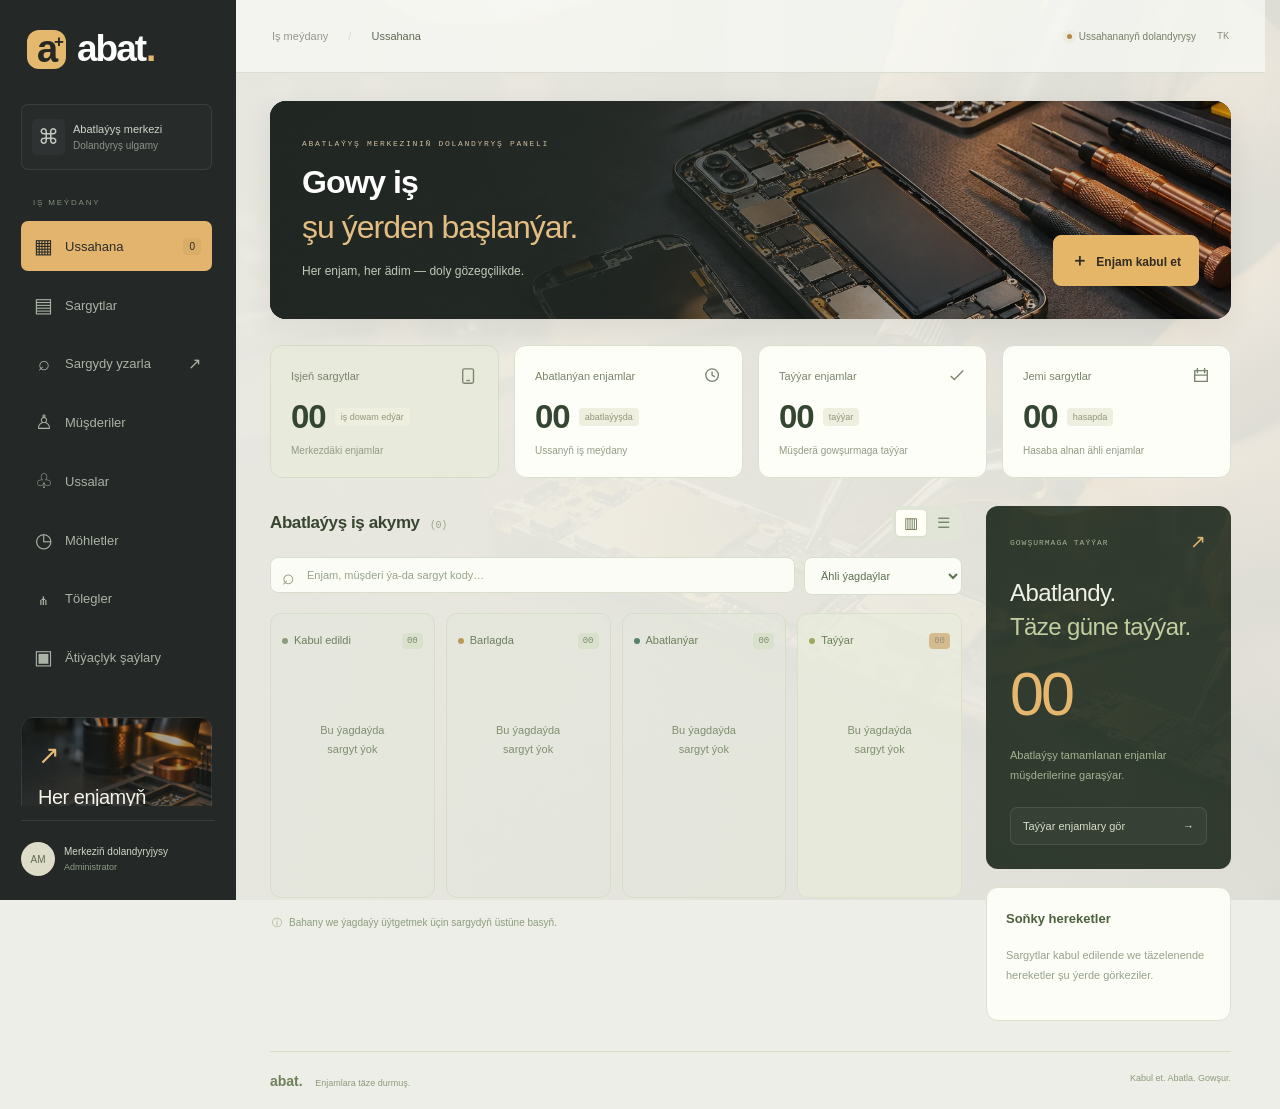
<file: abat/index.html>
<!DOCTYPE html><html lang="tk"><head><meta charset="UTF-8"><meta name="viewport" content="width=device-width,initial-scale=1"><meta name="theme-color" content="#202322"><title>Abat — Telefon abatlaýyş merkezi</title><meta name="description" content="Telefonlary abatlaýyş merkeziniň enjamlaryny, bahalaryny we abatlaýyş ýagdaýyny dolandyrmak ulgamy."><link rel="stylesheet" href="style.css"></head><body><aside class="sidebar"><a class="logo" href="#workshop"><span class="logo-mark">a<span>+</span></span>abat<span class="logo-period">.</span></a><div class="sidebar-scroll" tabindex="0" aria-label="Esasy menýu"><div class="workspace"><span class="workspace-symbol">⌘</span><div><strong>Abatlaýyş merkezi</strong><small>Dolandyryş ulgamy</small></div><span>⌄</span></div><p class="nav-caption">IŞ MEÝDANY</p><nav><a href="#workshop" data-nav="workshop"><span class="nav-icon">▦</span><span>Ussahana</span><b id="nav-count">0</b></a><a href="#orders" data-nav="orders"><span class="nav-icon">▤</span><span>Sargytlar</span></a><a href="#tracking" data-nav="tracking"><span class="nav-icon">⌕</span><span>Sargydy yzarla</span><span class="nav-arrow">↗</span></a></nav><div class="help-card"><span class="help-symbol">↗</span><p>Her enjamyň<br>täze mümkinçiligi.</p><small>Kabul et. Abatla. Gowşur.</small><div class="help-line"></div><span class="help-label">TELEFON ABATLAÝYŞ MERKEZI</span></div></div><div class="sidebar-bottom"><div class="profile"><span class="avatar">AM</span><div><strong>Merkeziň dolandyryjysy</strong><small>Administrator</small></div></div></div></aside><div class="shell"><header><div class="breadcrumb">Iş meýdany <span>/</span> <strong id="breadcrumb">Ussahana</strong></div><div class="header-end"><span class="system-label"><i></i> Ussahananyň dolandyryşy</span><span class="language">TK</span></div></header><main><div class="page-heading"><div><p class="eyebrow">ABATLAÝYŞ MERKEZINIŇ DOLANDYRYŞ PANELI</p><h1 id="title">Gowy iş <span>şu ýerden başlanýar.</span></h1><p class="subtitle" id="subtitle">Her enjam, her ädim — doly gözegçilikde.</p></div><button class="primary" id="new-order"><span>＋</span> Enjam kabul et</button></div><div id="storage-warning" role="alert" hidden></div><div id="content"></div><footer><span><strong>abat.</strong> <span>Enjamlara täze durmuş.</span></span><span>Kabul et. Abatla. Gowşur.</span></footer></main></div><dialog id="modal"><div class="modal-top"><div><span class="eyebrow" id="modal-label">TÄZE SARGYT</span><h2 id="modal-title">Enjamy kabul et</h2></div><button class="icon-button close-modal" aria-label="Ýap">×</button></div><div id="modal-content"></div></dialog><div class="toast" id="toast" role="status"></div><script src="repair-math.js"></script><script src="app.js"></script><script src="management.js"></script></body></html>
</file>
<file: abat/style.css>
500;600;700&family=Manrope:wght@400;500;600;700;800&family=Space+Mono:wght@400;700&display=swap');
:root{--navy:#26231f;--blue:#a69a8d;--lime:#e8c07d;--ink:#252320;--muted:#9c9a97;--border:#ecebe9;--bg:#f9f8f7;--mono:'Consolas',monospace}*{box-sizing:border-box}body{margin:0;background:var(--bg);color:var(--ink);font:14px 'Segoe UI',Arial,sans-serif}button,input,select,textarea{font:inherit}button{cursor:pointer}a{color:inherit;text-decoration:none}button,a{-webkit-tap-highlight-color:transparent}button:focus-visible,a:focus-visible{outline:3px solid #cfc9c2;outline-offset:3px}button{transition:background .18s,transform .18s}.sidebar{width:238px;position:fixed;inset:0 auto 0 0;background:var(--navy);padding:33px 21px 24px;color:#fcfcfc;display:flex;flex-direction:column;z-index:10}.logo{font:800 39px 'Segoe UI',sans-serif;display:flex;align-items:center;gap:11px;letter-spacing:-1.8px;padding-left:10px}.logo-mark{background:var(--lime);color:var(--navy);width:39px;height:39px;border-radius:11px;display:grid;place-items:center;font-size:38px;line-height:1;position:relative;padding-bottom:7px}.logo-mark span{position:absolute;right:4px;top:3px;font-size:17px}.logo-period{color:var(--lime);margin-left:-10px}.workspace{display:flex;align-items:center;gap:10px;padding:13px 10px;background:#252320;border:1px solid #3d3a37;border-radius:7px;margin:34px 0}.workspace-symbol{color:#cccac7;font-size:21px;background:#252320;padding:6px;border-radius:5px}.workspace strong{font-size:12px;font-weight:500;display:block}.workspace small{font-size:10px;color:#8e8a85;display:block;margin-top:5px}.workspace>span:last-child{margin-left:auto;color:#8d8a86}.nav-caption{font-size:9px;color:#7a7570;letter-spacing:1.8px;padding-left:12px;margin:0 0 14px}nav{display:grid;gap:9px}nav a{display:flex;gap:12px;padding:13px 12px;align-items:center;color:#a29e9a;font-size:13px;border-radius:7px}nav a.active{background:var(--blue);color:#fff}.nav-icon{font-size:20px;width:23px;text-align:center}nav b{margin-left:auto;font-size:10px;font-weight:500;padding:3px 6px;border-radius:4px;background:#ffffff21}nav .nav-arrow{font-size:16px;margin-left:auto;color:#c3b59d}.sidebar-bottom{margin-top:auto}.help-card{margin-top:40px;border:1px solid #403d3a;border-radius:9px;padding:18px 15px;background:linear-gradient(120deg,#252320,#25231f)}.help-symbol{font-size:26px;color:var(--lime)}.help-card p{font:500 19px/1.5 'Segoe UI',sans-serif;letter-spacing:-.5px;margin:12px 0}.help-card small{font-size:11px;color:#9d9994}.help-line{height:1px;background:#494642;margin:20px 0 13px}.help-label{font:8px var(--mono);letter-spacing:.5px;color:#898580}.profile{display:flex;align-items:center;gap:9px;margin-top:25px;padding-top:23px;border-top:1px solid #3c3936}.avatar{width:34px;height:34px;display:grid;place-items:center;border-radius:50%;font-size:10px;background:#cab99b;color:#726144;flex-shrink:0}.profile strong{font-size:11px;font-weight:500;display:block}.profile small{font-size:10px;display:block;color:#898581;margin-top:5px}.small{width:30px;height:30px}.shell{margin-left:238px}header{height:80px;border-bottom:1px solid var(--border);background:#fff;display:flex;justify-content:space-between;align-items:center;padding:0 36px}.breadcrumb{font-size:12px;color:#a8a6a4}.breadcrumb>span{margin:0 17px;color:#d7d6d4}.breadcrumb strong{font-weight:500;color:#6a6661}.header-end{display:flex;gap:25px;align-items:center}.demo-label{font-size:11px;color:#8d8679;display:flex;gap:7px;align-items:center}.demo-label i{height:5px;width:5px;border-radius:50%;background:#bda57b}.language{font:11px var(--mono);color:#959390}main{padding:34px 35px 21px;max-width:1660px;margin:auto}.page-heading{display:flex;align-items:center;justify-content:space-between;gap:20px;margin-bottom:27px}.eyebrow{font:9px var(--mono);letter-spacing:1.3px;color:#a29f9b;margin:0 0 12px}h1{font:700 28px/1.4 'Segoe UI',sans-serif;letter-spacing:-1.1px;margin:0 0 8px}h1 span{font-weight:400;color:#908d8a}.subtitle{font-size:13px;color:#9e9b98;margin:0;line-height:1.6}.primary,.secondary{border:0;padding:12px 17px;white-space:nowrap;border-radius:7px;background:var(--blue);color:#fff;font-size:13px;font-weight:500}.primary:hover{background:#938676;transform:translateY(-1px)}.primary>span{font-size:17px;margin-right:5px}.secondary{background:#f4f3f1;color:#7d7974}.secondary:hover{background:#ecebe9}.overview{display:grid;grid-template-columns:repeat(4,minmax(0,1fr));gap:16px;margin-bottom:27px}.metric{border:1px solid var(--border);background:#fff;border-radius:9px;padding:20px}.metric:first-child{background:#f6f5f3;border-color:#f0eeeb}.metric-top{display:flex;justify-content:space-between;align-items:center;color:#989591;font-size:12px}.metric:first-child .metric-top{color:#9b9389}.metric-top svg{width:18px;height:18px;stroke:currentColor;fill:none;stroke-width:1.5}.metric-number{font:600 31px 'Segoe UI',sans-serif;letter-spacing:-1px;display:flex;align-items:center;gap:13px;margin:11px 0 8px}.metric:first-child .metric-number{color:#9f9384}.metric-number small{font-size:11px;font-weight:400;letter-spacing:0;color:#a49274;background:#d4bb91;border-radius:4px;padding:4px 6px}.metric:first-child .metric-number small{background:#efedeb;color:#978e83}.metric-note{font-size:11px;color:#aba8a5}.work-grid{display:grid;grid-template-columns:minmax(0,1fr) 252px;gap:23px}.work-panel{min-width:0}.section-title{display:flex;align-items:center;justify-content:space-between;gap:15px;margin:0 0 18px}.section-title h2{font-size:17px;font-weight:600;margin:0;letter-spacing:-.4px}.section-title h2 span{font:10px var(--mono);color:#adaaa6;margin-left:6px}.switcher{display:flex;gap:3px;background:#f0efee;padding:3px;border-radius:6px}.switcher button{border:0;background:none;color:#a7a4a0;font-size:15px;border-radius:4px;padding:4px 8px}.switcher button.active{background:#fff;box-shadow:0 1px 3px #27231e10;color:#7f7972}.toolbar{display:flex;gap:10px;margin-bottom:19px}.search-box{flex:1;position:relative}.search-box>span{position:absolute;left:12px;top:8px;font-size:21px;color:#aba8a4}.search-box input{padding-left:36px}.toolbar input,.toolbar select{border:1px solid var(--border);border-radius:6px;background:#fff;padding:10px 12px;font-size:12px;color:#989490;min-width:0}.toolbar input{width:100%;padding-left:36px}.toolbar select{width:158px}.board{display:grid;grid-template-columns:repeat(4,minmax(0,1fr));gap:12px;align-items:start}.column{background:#f3f2f1;border:1px solid #edecea;border-radius:8px;padding:10px;min-height:375px}.column-head{display:flex;gap:6px;align-items:center;padding:5px 1px 15px;font-size:11px;color:#86827e}.status-dot{height:6px;width:6px;border-radius:50%;background:#b2afab;flex-shrink:0}.column-head b{font:9px var(--mono);margin-left:auto;color:#a39f9b;background:#eceae8;padding:3px 5px;border-radius:4px}.column[data-stage="1"] .status-dot{background:#d3a15b}.column[data-stage="2"] .status-dot{background:#b3a99e}.column[data-stage="3"] .status-dot{background:#bd9a5e}.column[data-stage="3"]{background:#ceba97;border-color:#c9b89c}.column[data-stage="3"] .column-head b{background:#d5bc90;color:#9b8c72}.repair-card{padding:13px 11px;background:#fff;border:1px solid #eae9e7;border-radius:7px;margin-bottom:10px;cursor:pointer;transition:transform .2s,box-shadow .2s}.repair-card:hover{transform:translateY(-3px);box-shadow:0 7px 17px #27231e10}.card-top{display:flex;align-items:center;justify-content:space-between;gap:5px;margin-bottom:14px}.ticket-code{font:9px var(--mono);color:#afaca8}.urgency{width:5px;height:5px;border-radius:50%;background:#d6d4d2}.device-icon{width:28px;height:32px;display:grid;place-items:center;background:#f6f5f4;border-radius:6px;color:#97928d;margin-bottom:10px}.device-icon svg{width:14px;height:20px;stroke:currentColor;stroke-width:1.4;fill:none}.repair-card h3{font-size:12px;line-height:1.45;font-weight:600;margin:0 0 7px;color:#56524d}.repair-card .problem{font-size:10px;line-height:1.5;color:#a9a6a2;margin:0 0 13px;min-height:30px}.card-price{font:11px var(--mono);color:#85807a;margin-bottom:13px}.card-price.pending{color:#c2c0bd;font:10px 'Segoe UI',sans-serif}.card-bottom{border-top:1px solid #f3f2f1;padding-top:10px;display:flex;align-items:center;justify-content:space-between;gap:4px;font-size:9px;color:#adaaa6}.client-initial{width:20px;height:20px;border-radius:50%;display:grid;place-items:center;background:#c6b79f;color:#978a74;font-size:8px}.card-bottom>span:last-child{font:9px var(--mono)}.empty-column{font-size:11px;line-height:1.7;color:#b7b5b2;text-align:center;padding:35px 5px}.side-summary{background:var(--navy);border-radius:9px;padding:22px;color:#fff}.side-summary .micro{font:8px var(--mono);letter-spacing:1.5px;color:#a3a09c;display:flex;justify-content:space-between;align-items:center}.side-summary .micro span{font-size:19px;color:var(--lime)}.side-summary h3{font:500 24px/1.4 'Segoe UI',sans-serif;letter-spacing:-.6px;margin:20px 0 13px}.side-summary h3 span{color:var(--lime)}.big-ready{font:400 65px/1.2 'Segoe UI',sans-serif;letter-spacing:-3px;color:var(--lime);margin:13px 0}.side-summary p{font-size:11px;line-height:1.7;color:#a09c97;margin-bottom:21px}.ready-link{display:flex;width:100%;align-items:center;justify-content:space-between;background:#252320;color:#e6e4e1;border:1px solid #4b4743;padding:11px;border-radius:5px;font-size:11px}.ready-link:hover{background:#4c4742}.activity-panel{border:1px solid var(--border);border-radius:9px;background:#fff;padding:21px 18px;margin-top:20px}.activity-panel h3{font-size:14px;font-weight:600;margin:0 0 20px}.activity{position:relative;border-left:1px solid #edeceb;margin-left:4px;padding:0 0 20px 16px}.activity:last-child{border:0;padding-bottom:0}.activity:before{content:'';position:absolute;height:5px;width:5px;background:#b9b5b1;border:3px solid white;box-sizing:content-box;left:-6px;top:2px;border-radius:50%}.activity:first-child:before{background:#baa47e}.activity p{font-size:11px;color:#8d8984;line-height:1.6;margin:0 0 5px}.activity small{font:9px var(--mono);color:#c0bebb}.demo-note{color:#adaaa6;font-size:10px;line-height:1.7;padding:0 4px;margin-top:17px}.board-help{font-size:11px;line-height:1.6;color:#afaca9;margin:17px 2px 0;display:flex;gap:7px}.board-help>span{color:#a9a49e}footer{border-top:1px solid var(--border);padding-top:21px;margin-top:30px;display:flex;justify-content:space-between;gap:15px;font-size:10px;color:#aeaba7}footer strong{color:#85817d;font-size:13px;margin-right:10px}footer i{margin:0 6px;font-style:normal}.table-box{border:1px solid var(--border);border-radius:8px;background:white;overflow:auto}table{width:100%;border-collapse:collapse;text-align:left;white-space:nowrap}th{padding:14px 17px;background:#f5f4f2;color:#9e9994;font:10px var(--mono);font-weight:400}td{padding:16px 17px;color:#8c8883;font-size:12px;border-top:1px solid #f3f2f1}td strong{display:block;font-size:13px;font-weight:500;color:#625d58;margin-bottom:5px}td small{color:#b4b1ad;font-size:10px}.status-pill{font-size:11px;padding:5px 8px;border-radius:4px;background:#f3f2f1;color:#9c9893;display:inline-block}.status-pill.s1{background:#faf1e2;color:#b18c54}.status-pill.s2{background:#f7f6f5;color:#aca49b}.status-pill.s3{background:#d8bc8d;color:#a89169}.text-button{border:0;background:none;color:#9f968b;font-size:13px;padding:2px}.empty-results{padding:35px;text-align:center;color:#b0aca8}.tracking-grid{display:grid;grid-template-columns:minmax(290px,.9fr) minmax(0,1.3fr);gap:25px;align-items:start}.tracking-intro{background:var(--navy);color:white;border-radius:11px;padding:35px}.tracking-intro .tracking-icon{color:var(--lime);font-size:34px}.tracking-intro h2{font:500 31px/1.5 'Segoe UI',sans-serif;letter-spacing:-1px;margin:22px 0 14px}.tracking-intro h2 span{color:var(--lime)}.tracking-intro p{font-size:14px;line-height:1.9;color:#b1ada9}.tracking-intro .sample-code{border-top:1px solid #4c4844;margin-top:30px;padding-top:24px;font-size:12px;color:#a7a39e}.sample-code button{border:1px solid #5e5954;border-radius:5px;background:#3e3a36;color:#dbbd8a;font:13px var(--mono);padding:9px 12px;margin-top:11px}.tracking-panel{border:1px solid var(--border);background:#fff;border-radius:11px;padding:28px}.tracking-panel h2{font-size:19px;margin:0 0 10px}.tracking-panel>p{font-size:13px;color:#a7a4a1;line-height:1.6}.track-form{display:flex;gap:9px;margin:23px 0 0}.track-form input{font:14px var(--mono);text-transform:uppercase;width:100%;min-width:0}.tracking-empty{padding:45px 15px 20px;text-align:center;border-top:1px solid var(--border);margin-top:25px;color:#b6b3b0;font-size:13px;line-height:1.8}.track-result{margin-top:25px;border-top:1px solid var(--border);padding-top:24px}.track-result-head{display:flex;align-items:center;justify-content:space-between;gap:10px}.track-result h3{font-size:20px;margin:7px 0}.track-result .track-code{font:11px var(--mono);color:#aeaaa5}.track-problem{font-size:13px;color:#a8a4a0;line-height:1.7}.timeline{margin:28px 0 10px}.timeline-step{padding:0 0 24px 32px;border-left:2px solid #eeedeb;position:relative;margin-left:10px}.timeline-step:last-child{border:0;padding-bottom:3px}.step-number{position:absolute;top:-3px;left:-12px;border:4px solid #fff;background:#f0efee;height:24px;width:24px;border-radius:50%;display:grid;place-items:center;color:#b0ada9;font-size:10px}.timeline-step.done{border-color:#d1cbc5}.timeline-step.done .step-number{background:#a99e91;color:#fff}.timeline-step.current .step-number{box-shadow:0 0 0 1px #a99e91}.timeline-step h4{font-size:13px;color:#b1aeab;margin:0 0 6px;font-weight:500}.timeline-step.done h4{color:#817a72}.timeline-step p{font-size:11px;line-height:1.7;color:#b7b4b1;margin:0}.ready-message{background:#ddbd88;border:1px solid #d2bb93;border-radius:7px;padding:15px;margin-top:20px;color:#98815b;font-size:13px;line-height:1.7}.cost-box{display:flex;justify-content:space-between;align-items:center;background:#f7f7f6;border-radius:6px;padding:16px;margin-top:24px;font-size:13px;color:#a5a19d}.cost-box strong{color:#7d7771;font:14px var(--mono)}dialog{border:1px solid var(--border);border-radius:13px;width:min(630px,calc(100% - 30px));max-height:90vh;padding:27px;color:var(--ink);box-shadow:0 25px 130px #27231e45}dialog::backdrop{background:#27231ecc;backdrop-filter:blur(4px)}.modal-top{display:flex;align-items:center;justify-content:space-between;gap:15px;margin-bottom:23px}.modal-top h2{font:600 22px 'Segoe UI',sans-serif;letter-spacing:-.7px;margin:8px 0 0}.icon-button{border:0;background:#f5f5f4;border-radius:50%;color:#a4a19d;width:31px;height:31px;font-size:24px}.form-grid{display:grid;grid-template-columns:1fr 1fr;gap:18px}.full{grid-column:1/-1}label{display:block;font-size:12px;color:#99948f;margin-bottom:8px}input,select,textarea{border:1px solid #e8e6e4;border-radius:6px;padding:11px 12px;background:#fff;color:#7b756f;font:14px 'Segoe UI',sans-serif;width:100%}input:focus,select:focus,textarea:focus{outline:2px solid #d5d0ca;outline-offset:1px}.form-actions{display:flex;justify-content:flex-end;gap:10px;margin-top:24px}.form-note{font-size:11px;color:#b4b2af;line-height:1.7;margin:18px 0 0}.details-summary{display:grid;grid-template-columns:1fr 1fr;gap:16px;background:#f8f7f6;padding:18px;border-radius:7px;margin-bottom:18px}.details-summary small{display:block;color:#b0aca7;font-size:11px;margin-bottom:6px}.details-summary strong{font-size:14px;font-weight:500;color:#7d7771}.detail-problem{font-size:14px;line-height:1.8;color:#9b9792;border-bottom:1px solid var(--border);padding-bottom:18px;margin-bottom:22px}.history-heading{font-size:13px;font-weight:500;margin:25px 0 10px;color:#9a9590}.history-item{font-size:11px;color:#b1aeaa;line-height:1.8;border-top:1px solid #f5f5f4;padding:7px 0}.history-item b{font-weight:500;color:#9c9791}.success-code{padding:21px;background:#f8f7f5;border:1px solid #f0eeeb;border-radius:7px;text-align:center;margin:24px 0}.success-code strong{font:700 27px var(--mono);color:#aba093;display:block;margin:8px 0}.success-code small{color:#b8b4af;font-size:11px}.toast{position:fixed;bottom:25px;left:50%;transform:translate(-50%,15px);background:var(--navy);color:#d4bb91;padding:14px 22px;border-radius:7px;font-size:13px;opacity:0;pointer-events:none;transition:.2s;z-index:100}.toast.show{opacity:1;transform:translate(-50%,0)}@media(min-width:1500px){main{padding:40px 45px}.work-grid{grid-template-columns:minmax(0,1fr) 280px;gap:28px}.board{gap:15px}.column{padding:12px}.repair-card{padding:17px 14px}.repair-card h3{font-size:14px}.repair-card .problem{font-size:12px}.card-price{font-size:13px}.column-head{font-size:13px}.card-bottom{font-size:11px}.ticket-code{font-size:10px}h1{font-size:32px}}@media(max-width:1220px){.sidebar{width:210px;padding:30px 17px}.shell{margin-left:210px}main{padding:29px 23px}.work-grid{grid-template-columns:minmax(0,1fr)}.right-column{display:grid;grid-template-columns:1fr 1fr;gap:20px}.side-summary{padding:23px}.activity-panel{margin:0}.demo-note{grid-column:1/-1;margin:0}.side-summary h3{margin:12px 0}.side-summary .big-ready{font-size:48px}.side-summary p{margin-bottom:15px}.board{gap:14px}.column{min-height:360px}.repair-card{padding:15px}.repair-card h3{font-size:14px}.repair-card .problem{font-size:12px}.column-head{font-size:12px}.metric{padding:17px}.metric-top{font-size:11px}h1{font-size:26px}.tracking-grid{grid-template-columns:1fr 1.2fr}.tracking-intro{padding:26px}}@media(max-width:900px){.sidebar{width:76px;padding:26px 11px}.shell{margin-left:76px}.logo{font-size:0;padding:0;justify-content:center}.logo-mark{font-size:38px}.logo-period,.workspace,.nav-caption,.sidebar-bottom,nav a>span:not(.nav-icon),nav b{display:none}nav{margin-top:37px}nav a{padding:13px 0;justify-content:center}.nav-icon{font-size:23px}header{padding:0 24px}.page-heading{align-items:flex-start;flex-wrap:wrap}.board{gap:10px}.column{padding:8px}.repair-card{padding:12px 10px}.repair-card h3{font-size:13px}.card-top{margin-bottom:10px}.tracking-grid{grid-template-columns:1fr}.tracking-intro h2{font-size:25px}.tracking-intro .sample-code{margin-top:17px;padding-top:17px}.overview{gap:10px}.metric-number{font-size:28px}.metric-note{font-size:10px}}@media(max-width:650px){.sidebar{position:sticky;inset:auto;top:0;width:100%;height:62px;flex-direction:row;align-items:center;padding:10px 16px}.logo{font-size:28px;gap:9px}.logo-mark{width:32px;height:32px;font-size:31px;border-radius:8px}.logo-mark span{font-size:14px}.logo-period{display:block;margin-left:-9px}nav{display:flex;margin:0 0 0 auto;gap:8px}nav a{padding:7px;width:36px}.nav-icon{font-size:22px}.shell{margin:0}header{height:56px;padding:0 18px}.header-end{gap:15px}.demo-label{display:none}main{padding:26px 17px 20px}.page-heading{gap:17px;margin-bottom:23px}h1{font-size:27px;line-height:1.45;max-width:370px}h1 span{display:block}.eyebrow{font-size:8px;letter-spacing:1px}.subtitle{font-size:14px}.overview{grid-template-columns:1fr 1fr;gap:12px;margin-bottom:25px}.metric{padding:17px}.metric-top{font-size:12px}.metric-number{font-size:29px}.metric-note{font-size:11px}.metric-number small{font-size:10px}.board{grid-template-columns:1fr 1fr;gap:12px}.column{min-height:230px;padding:10px}.column-head{font-size:12px}.repair-card{padding:14px 11px}.repair-card h3{font-size:14px}.repair-card .problem{font-size:12px}.card-price{font-size:12px}.ticket-code{font-size:10px}.card-bottom>span:last-child{font-size:10px}.right-column{grid-template-columns:1fr}.side-summary{padding:24px}.side-summary h3{font-size:27px}.side-summary p{font-size:13px}.side-summary .big-ready{font-size:65px}.side-summary .micro{font-size:10px}.ready-link{font-size:14px}.activity-panel{padding:25px}.activity-panel h3{font-size:16px}.activity p{font-size:13px}.activity small{font-size:11px}.demo-note{font-size:12px}.toolbar{gap:7px}.toolbar input,.toolbar select{font-size:12px}.toolbar select{width:130px}.board-help{font-size:12px}.tracking-panel{padding:21px}.tracking-intro{padding:27px}.track-form{flex-wrap:wrap}.track-form input{flex:1;min-width:140px}.form-grid{grid-template-columns:1fr}.full{grid-column:auto}.details-summary{gap:14px}.form-actions{flex-wrap:wrap}.form-note{font-size:12px}footer{font-size:9px}footer>span:first-child>span{display:none}dialog{padding:23px}.modal-top h2{font-size:21px}.details-summary strong{font-size:13px}}@media(prefers-reduced-motion:reduce){*{transition:none!important}}
/* Readable labels and working text. */
.subtitle,.primary,.secondary,nav a,.toolbar input,.toolbar select,.card-price,.repair-card h3,.activity p,.ready-link,label,td,.track-problem,.timeline-step h4{font-size:14px}.column-head,.repair-card .problem,.ticket-code,.card-bottom>span:last-child,.metric-top,.metric-note,.activity small,.demo-note,.board-help,.form-note,.timeline-step p,.status-pill,.side-summary p,.tracking-panel>p{font-size:12px}.repair-card .problem{min-height:36px}.metric-number{flex-wrap:wrap;gap:8px}.metric-number small{font-size:10px}.repair-card h3{overflow-wrap:anywhere}.column-head{flex-wrap:wrap;line-height:1.6}.ticket-code{font-size:10px}.column{min-height:410px}.card-price{font-size:12px}.metric-top{gap:6px;line-height:1.5}.card-bottom{margin-top:6px}.primary[hidden]{display:none}.tracking-empty{font-size:14px}.details-summary small{font-size:12px}.detail-problem{font-size:16px}.history-item{font-size:12px}.track-result .track-code{font-size:12px}@media(max-width:650px){.column{min-height:230px}.repair-card h3{font-size:14px}.column-head{font-size:12px}.card-bottom>span:last-child{font-size:11px}.toolbar input,.toolbar select{font-size:12px}.metric-top{font-size:12px}.metric-number small{font-size:9px}.ticket-code{font-size:10px}}
/* Abat workshop identity */
:root{--navy:#202322;--blue:#ad6b24;--lime:#edc079;--ink:#30342f;--muted:#73766e;--border:#deded5;--bg:#eeeee7;--mono:'Consolas',monospace}html{scrollbar-gutter:stable}body{font-family:'Segoe UI',Arial,sans-serif;min-width:320px;background:#edeee8}body:before{content:'';position:fixed;inset:0;z-index:-1;pointer-events:none;background:linear-gradient(90deg,#eeeee7f8,#eeeee7ec),url('assets/repair-workbench.webp') center/cover}.sidebar{width:236px;height:100vh;height:100dvh;background:#242827;padding:28px 21px 20px;overflow:hidden}.logo{padding-left:6px;font-size:37px;font-weight:750;letter-spacing:-2px;flex-shrink:0}.logo-mark{border-radius:12px;background:#e4b86d;color:#252823}.logo-period{color:#e4b86d}.sidebar-scroll{min-height:0;flex:1;overflow:auto;scrollbar-width:thin;scrollbar-color:#767f72 transparent;padding-right:3px;margin-top:12px;overscroll-behavior:contain}.sidebar-scroll:focus-visible{outline:2px solid #e4b86d;outline-offset:-2px}.workspace{margin:22px 0 28px;padding:14px 10px;border-color:#ffffff16;background:#ffffff04;gap:8px}.workspace strong{font-size:11px;color:#d0d5ca}.workspace small{color:#8a9387}.workspace-symbol{background:#ffffff09;color:#c3c9be}.nav-caption{color:#83907d;font-size:8px}.workspace>span:last-child{display:none}nav a{color:#aab3a5;font-size:13px;padding:13px 11px;gap:10px}nav a:hover{background:#ffffff0b}nav a.active{background:#e3b46d;color:#292c27}nav b{background:#0000000b;font-size:10px}nav .nav-arrow{color:inherit}.help-card{background:linear-gradient(#20272255,#202722ed),url('assets/repair-workbench.webp') 70% center/cover;border-color:#ffffff18;border-radius:12px;margin-top:35px;padding:22px 16px}.help-symbol{color:#e8ba78}.help-card p{font-size:20px;color:#f2f2e7;font-weight:450;line-height:1.45}.help-card small{color:#adb5a6;font-size:10px}.help-label{font-size:7px;letter-spacing:.8px;color:#a2ad98}.help-line{background:#ffffff18}.sidebar-bottom{flex-shrink:0;margin-top:0;background:#242827}.profile{margin-top:14px;padding-top:17px;border-color:#ffffff16;min-height:60px}.profile strong{font-size:10px;font-weight:500;color:#d1d8c9}.profile small{font-size:9px;color:#8f9b85}.avatar{background:#dddcc8;color:#626c53;font-size:10px}.shell{margin-left:236px;min-width:0}header{height:73px;background:#f9faf5b8;padding:0 36px;border-color:#daddd1}.breadcrumb{font-size:11px;color:#93978a}.breadcrumb strong{color:#5e6854}.header-end{gap:21px}.system-label{font-size:10px;color:#737f65;display:flex;align-items:center;gap:7px}.system-label i{background:#b38a44;width:5px;height:5px;border-radius:50%;box-shadow:0 0 0 4px #bc8d3c10}.language{color:#8a937e;font-size:10px}main{padding:28px 34px 22px;max-width:1700px}.page-heading{position:relative;isolation:isolate;overflow:hidden;min-height:218px;border-radius:16px;padding:30px 32px;margin-bottom:26px;background:#282d29;box-shadow:0 10px 30px #20221a12;align-items:center;gap:20px}.page-heading:before{content:'';position:absolute;inset:0;z-index:-1;background:linear-gradient(90deg,#202722f5 0%,#202722de 30%,#20272258 68%,#20272226),url('assets/repair-workbench.webp') center 56%/cover}.page-heading .eyebrow{color:#d0bd9b;font-size:8px;letter-spacing:1.7px;max-width:390px}.page-heading h1{font-size:32px;line-height:1.4;font-weight:600;letter-spacing:-1px;color:#fff;max-width:460px}.page-heading h1 span{display:block;color:#e3bd81;font-weight:350}.page-heading .subtitle{color:#c0c9b7;font-size:12px;margin-top:12px;max-width:340px}.page-heading .primary{align-self:flex-end;margin-bottom:3px;box-shadow:0 5px 18px #0002}.primary{background:#e5b568;color:#302c22;font-size:12px;font-weight:650;border:1px solid #e5b568;padding:13px 17px;border-radius:8px}.primary:hover{background:#efc78a;color:#29271e;transform:none;border-color:#efc78a}.secondary{background:#ebece3;color:#5e6b50;font-size:12px}.secondary:hover{background:#e0e4d6}.overview{gap:15px;margin-bottom:28px}.metric{padding:21px 20px;background:#fdfef8;border:1px solid #dce0d2;border-radius:12px}.metric:first-child{background:#e8eadc;border-color:#d6ddc7}.metric-top,.metric:first-child .metric-top{color:#7a856d;font-size:11px}.metric-number,.metric:first-child .metric-number{color:#344532;font-weight:550;font-size:33px;margin:13px 0 9px;gap:9px}.metric-number small,.metric:first-child .metric-number small{background:#eeefdf;color:#919878;font-size:9px;border-radius:4px}.metric-note{color:#939c86;font-size:10px}.work-grid{grid-template-columns:minmax(0,1fr) 245px;gap:24px}.section-title{margin-bottom:17px}.section-title h2{font-size:17px;font-weight:600;color:#384631}.section-title h2 span{font-size:10px;color:#9ba58d}.switcher{background:#e1e5d8;padding:4px;border-radius:7px}.switcher button{color:#7a896a}.switcher button.active{color:#5f704b;background:#fffef7}.toolbar{gap:9px;margin-bottom:18px}.toolbar input,.toolbar select{border-color:#d9dfcd;background:#fbfcf6;color:#5d7050;font-size:11px;padding-block:11px;border-radius:8px}.toolbar input::placeholder{color:#98a48a}.search-box>span{color:#8c9a7c}.board{gap:11px}.column{background:#e4e8ddaa;border:1px solid #d6ddca;border-radius:11px;padding:11px;min-height:285px}.column-head{color:#6c7f5b;font-size:11px;gap:6px;padding:7px 0 15px;flex-wrap:wrap}.column-head b{background:#d9e1cd;color:#7d8e6c;font-size:9px}.status-dot{background:#8c9d7c}.column[data-stage="1"] .status-dot{background:#bd9858}.column[data-stage="2"] .status-dot{background:#55846b}.column[data-stage="3"] .status-dot{background:#9aaa5d}.repair-card{background:#fdfef9;border-color:#dce2d1;border-radius:9px;padding:15px 12px;box-shadow:0 3px 8px #404c2a05}.repair-card:hover{border-color:#bcaa7a;box-shadow:0 6px 20px #656b4b12;transform:translateY(-2px)}.ticket-code{color:#9b946f;font-size:9px}.repair-card h3{color:#3b4b32;font-size:13px;line-height:1.5}.repair-card .problem{font-size:11px;color:#819170;line-height:1.7}.device-icon{color:#a4ad8e;background:#f1f4e7}.device-icon svg{stroke:#809271}.card-price{color:#747e5e;font-size:11px}.card-price.pending{color:#a0aa8f}.card-bottom{border-color:#e8ecdf;color:#93a07e}.client-initial{background:#ecefdf;color:#7a8d5e}.empty-column{color:#9ba78b;font-size:11px;padding:45px 4px;line-height:1.8}.side-summary{background:#303b2f;border-radius:12px;padding:24px}.side-summary .micro{color:#a4b392;font-size:8px;letter-spacing:1px}.side-summary .micro span{color:#e4b66d}.side-summary h3{font-size:24px;font-weight:450;line-height:1.4;color:#eef1e6;margin:22px 0 12px}.side-summary h3 span{color:#c1ce9f}.big-ready{color:#e5b66d;font-size:61px;font-weight:350;margin:15px 0}.side-summary p{color:#a5b394;font-size:11px;line-height:1.8}.ready-link{background:#ffffff09;border-color:#ffffff18;color:#d7dfc9;border-radius:7px;font-size:11px;padding:12px}.ready-link:hover{background:#ffffff15}.activity-panel{background:#fcfdf6;border-color:#dce2d0;border-radius:12px;padding:23px 19px;margin-top:18px}.activity-panel h3{font-size:13px;color:#4c613e}.activity{border-color:#e2e7d7}.activity p{color:#7b8f66;font-size:11px}.activity small{color:#a4ae96;font-size:9px}.activity:before{background:#b5bf9f;border-color:#fcfdf6}.activity:first-child:before{background:#bd9959}.no-activity{font-size:11px;line-height:1.8;color:#97a38a}.board-help{color:#8c9d7c;font-size:10px;margin-top:17px}.board-help>span{color:#97a57e}footer{border-color:#d7deca;color:#8d9a7b;font-size:9px;margin-top:30px}footer strong{color:#6f805b;font-size:14px}.table-box{background:#fcfdf7;border-color:#d9e1cb;border-radius:10px;scrollbar-width:thin;overscroll-behavior-x:contain}th{background:#e9eedf;color:#889b71;font-size:9px;padding:16px}td{border-color:#e7ecdd;color:#7a8c66;font-size:12px}td strong{color:#465e36;font-size:13px}td small{color:#9eac8c}.status-pill{background:#ecf0e2;color:#8a9a71;font-size:10px;border-radius:20px;padding:6px 9px}.status-pill.s1{background:#f4ead6;color:#a3854a}.status-pill.s2{background:#e3eee3;color:#64875b}.status-pill.s3{background:#e9efcf;color:#86984e}.text-button{color:#9b803f;font-size:12px}.empty-results{color:#96a685;font-size:12px;padding:45px}.tracking-intro{background:linear-gradient(0deg,#242c24fa,#242c24b0),url('assets/repair-workbench.webp') 75% center/cover;border-radius:14px;padding:33px}.tracking-intro .tracking-icon{color:#e7bc78}.tracking-intro h2{color:#f6f6eb;font-size:29px;font-weight:450}.tracking-intro h2 span{color:#c5d5a6}.tracking-intro p{color:#a8b69a;font-size:13px;line-height:1.9}.tracking-guidance{border-top:1px solid #ffffff19;padding-top:18px;margin-top:25px;color:#adb99b;font-size:11px;line-height:3}.tracking-guidance span{color:#d3b179;font-family:var(--mono);margin-right:10px}.tracking-panel{background:#fdfef8;border-color:#dce2d0;border-radius:14px}.tracking-panel h2{color:#4f663b;font-size:18px}.tracking-panel>p,.track-problem{color:#8b9d77;font-size:12px}.track-form input{font-size:13px}.tracking-empty{font-size:12px;line-height:1.9;color:#a0ad8e;border-color:#e0e7d4}.track-result{border-color:#e0e7d4}.track-result h3{color:#465d36}.track-result .track-code{color:#99a67f}.timeline-step{border-color:#e3ead8}.step-number{background:#edf1e4;color:#9fae88;border-color:#fdfef8}.timeline-step.done{border-color:#b5c39b}.timeline-step.done .step-number{background:#859867}.timeline-step.current .step-number{box-shadow:0 0 0 1px #859867}.timeline-step h4{color:#9aa987;font-size:12px}.timeline-step.done h4{color:#5f7847}.timeline-step p{color:#9aa987;font-size:11px}.ready-message{background:#edf2da;border-color:#dce7bd;color:#7b9450;font-size:12px}.cost-box{background:#edf1e2;color:#8a9e70;font-size:12px}.cost-box strong{color:#657c44;font-size:13px}dialog{background:#fdfef8;border:1px solid #dce1cf;border-radius:15px;max-height:calc(100vh - 32px);max-height:calc(100dvh - 32px);overflow-y:auto;overscroll-behavior:contain;scrollbar-width:thin;color:#4c603b}dialog::backdrop{background:#202820b8}.modal-top h2{font-size:22px;color:#455f32}.icon-button{background:#edf0e4;color:#8e9f77}.eyebrow{color:#9da986}.form-grid{gap:18px}label{color:#7c9065;font-size:12px}input,select,textarea{color:#5d7546;border-color:#d8e0cb;border-radius:8px;background:#fffefb;font-size:13px}input:focus,select:focus,textarea:focus{outline-color:#c8b581}button:focus-visible,a:focus-visible{outline-color:#bba16a}.form-note{color:#93a381;font-size:11px}.details-summary{background:#eef2e4}.details-summary small{color:#9aac85;font-size:10px}.details-summary strong{color:#647e49;font-size:13px}.detail-problem{color:#83986c;border-color:#dee6d1;font-size:14px}.history-heading{color:#82996a;font-size:12px}.history-item{border-color:#eaf0df;color:#9bad89;font-size:11px}.history-item b{color:#7d9665}.success-code{background:#f6eddb;border-color:#ebdcbf}.success-code strong{color:#a28041;font-size:28px}.success-code small{color:#b09b70}.toast{background:#303e28;color:#e3edcd;max-width:calc(100vw - 30px);text-align:center;font-size:12px;line-height:1.6}#storage-warning{background:#fff0d0;color:#9b742f;padding:14px;border-radius:9px;margin-bottom:20px;font-size:12px}[hidden]{display:none!important}
@media(min-width:1500px){main{padding:32px 42px}.work-grid{grid-template-columns:minmax(0,1fr) 270px}.page-heading{min-height:240px;padding:36px 38px}.page-heading h1{font-size:36px}.column{min-height:310px}.repair-card{padding:18px 15px}.repair-card h3{font-size:14px}}
@media(max-width:1220px){.sidebar{width:210px;padding-inline:17px}.shell{margin-left:210px}main{padding:25px}.work-grid{grid-template-columns:minmax(0,1fr)}.right-column{display:grid;grid-template-columns:1fr 1fr;gap:20px}.activity-panel{margin-top:0}.side-summary h3{margin:14px 0}.big-ready{font-size:48px;margin:10px 0}.metric{padding:18px 15px}.page-heading{padding:28px;min-height:220px}.page-heading h1{font-size:30px;max-width:370px}.page-heading .primary{font-size:11px}.column{min-height:260px}.column-head{font-size:11px}}
@media(min-width:901px) and (max-height:740px){.sidebar{padding-top:22px;padding-bottom:15px}.workspace{margin:15px 0 22px}.help-card{margin-top:22px;padding:17px 14px}.help-card p{font-size:18px}}
@media(max-width:900px){.sidebar{position:relative;inset:auto;height:auto;width:100%;padding:21px 24px 13px;overflow:visible;display:block}.logo{font-size:32px;justify-content:flex-start;padding:0}.logo-mark{font-size:34px;width:35px;height:35px}.logo-period{display:block}.sidebar-scroll{display:contents}.workspace,.nav-caption,.help-card{display:none}.sidebar-bottom{display:block;position:absolute;right:24px;top:24px;background:transparent}.profile{border:0;margin:0;padding:0;min-height:0}.profile strong{font-size:10px}.profile small{font-size:9px;margin-top:3px}.profile .avatar{width:30px;height:30px}.shell{margin-left:0}nav{display:flex;margin:19px 0 0;gap:8px;overflow-x:auto;scrollbar-width:thin;overscroll-behavior-x:contain;padding-bottom:3px}nav a{padding:10px 14px;gap:8px;flex-shrink:0;font-size:12px;justify-content:flex-start;width:auto}nav a>span:not(.nav-icon),nav b{display:block}.nav-icon{font-size:19px;width:20px}nav .nav-arrow{display:none}.page-heading{min-height:215px}.overview{gap:12px}.metric-number{font-size:29px}.column{min-height:245px}}
@media(max-width:650px){.sidebar{padding:19px 16px 11px}.logo{font-size:30px}.logo-mark{font-size:31px;width:32px;height:32px}.sidebar-bottom{right:16px;top:21px}.profile .avatar{display:none}.profile strong{font-size:9px;max-width:135px}.profile small{font-size:8px}nav{margin-top:17px;gap:6px}nav a{font-size:11px;padding:9px 10px;gap:6px}.nav-icon{font-size:17px;width:18px}nav b{font-size:9px}header{height:54px;padding:0 17px}.header-end{gap:12px}.system-label{font-size:8px}.system-label i{width:4px;height:4px}.breadcrumb{font-size:10px}.breadcrumb>span{margin-inline:8px}.header-end .avatar{display:none}.language{font-size:9px}main{padding:18px 15px 20px}.page-heading{padding:26px 22px;min-height:275px;display:flex;flex-direction:column;align-items:flex-start;gap:20px;margin-bottom:20px}.page-heading:before{background:linear-gradient(90deg,#202722ed,#20272285),url('assets/repair-workbench.webp') 65% center/cover}.page-heading .eyebrow{font-size:7px;line-height:1.8;max-width:260px}.page-heading h1{font-size:28px;max-width:290px}.page-heading .subtitle{font-size:11px;max-width:240px}.page-heading .primary{align-self:flex-start;font-size:12px}.overview{grid-template-columns:repeat(2,minmax(0,1fr));gap:11px;margin-bottom:25px}.metric{padding:17px 14px}.metric-top{font-size:10px}.metric-note{font-size:9px;line-height:1.6}.metric-number{font-size:29px;gap:5px;flex-wrap:wrap}.metric-number small{font-size:8px}.board{grid-template-columns:repeat(2,minmax(0,1fr));gap:11px}.column{min-height:205px;padding:9px}.column-head{font-size:10px}.empty-column{padding:35px 3px;font-size:10px}.repair-card{padding:13px 10px}.repair-card h3{font-size:12px}.repair-card .problem{font-size:10px}.ticket-code{font-size:9px}.card-price{font-size:10px}.right-column{grid-template-columns:1fr;gap:17px}.side-summary{padding:25px}.big-ready{font-size:55px}.side-summary h3{font-size:26px}.side-summary p{font-size:12px}.ready-link{font-size:12px}.activity-panel{padding:24px}.activity-panel h3{font-size:14px}.no-activity{font-size:12px}.section-title h2{font-size:16px}.toolbar select{width:127px}.toolbar input,.toolbar select{font-size:10px}.board-help{font-size:10px;line-height:1.8}.tracking-intro{padding:27px}.tracking-intro h2{font-size:26px}.tracking-panel{padding:23px}.tracking-grid{gap:18px}.track-form{flex-wrap:wrap}.form-grid{grid-template-columns:1fr}.form-actions{flex-wrap:wrap}.details-summary{gap:12px}.details-summary strong{font-size:12px;overflow-wrap:anywhere}dialog{padding:23px}.modal-top h2{font-size:21px}footer{flex-wrap:wrap;gap:10px;line-height:1.8}.full{grid-column:auto}}
body:before{background:linear-gradient(90deg,#eeeee7f9,#eeeee7ec),url('assets/precision-repair.webp') right center/cover}.column[data-stage="3"]{background:#e8eddbbd;border-color:#d9e1c8}.empty-column{color:#7f8e6f}.tracking-intro{background-image:linear-gradient(0deg,#242c24fa,#242c2488),url('assets/precision-repair.webp')}.tracking-intro{background-position:center,70% center;background-size:cover}.side-summary{background-image:linear-gradient(#303b2ff5,#303b2ff8),url('assets/precision-repair.webp');background-position:center;background-size:cover}
/* Workshop management extensions */
.management-title{margin:8px 0 20px}.management-title .secondary{background:#f8faf0;border:1px solid #d5dec6}.management-stats{grid-template-columns:repeat(3,minmax(0,1fr))}.management-stats .metric-number{font-size:28px}.management-search{margin:0 0 18px;max-width:470px}.management-search input{background:#fcfdf7}.mini-stats{display:grid;grid-template-columns:1fr 1fr;gap:12px;margin:20px 0}.mini-stats .metric{padding:17px}.mini-stats .metric-number{font-size:23px}.customer-contact{font:13px var(--mono);color:#9d864d}.history-order{display:flex;align-items:center;justify-content:space-between;gap:15px;padding:18px 0;width:100%;text-align:left;border:0;border-top:1px solid #e0e7d3;background:transparent;color:#4f683b}.history-order>span:first-child{display:grid;gap:8px}.history-order strong{font-size:14px;font-weight:550}.history-order small{font-size:10px;color:#94a27e}.team-grid{display:grid;grid-template-columns:repeat(3,minmax(0,1fr));gap:18px}.team-card{background:#fbfdf4;border:1px solid #d6e0c7;border-radius:13px;padding:25px}.team-avatar{height:48px;width:48px;display:grid;place-items:center;background:#eee4c9;color:#a08446;border-radius:14px;font-size:15px;font-weight:600}.team-card h2{font-size:19px;color:#4c6737;margin:20px 0 7px;font-weight:550}.team-card p{font-size:12px;color:#96a57e;line-height:1.6}.team-counts{display:flex;gap:24px;margin:22px 0;padding:18px 0;border-block:1px solid #e3ead6}.team-counts span{display:grid;gap:8px;font-size:10px;color:#98a582}.team-counts b{font-size:25px;font-weight:550;color:#647f49}.team-card>.secondary{width:100%;font-size:12px}.management-empty{grid-column:1/-1;border:1px dashed #bacaa4;border-radius:13px;background:#f9fbf1;padding:55px 25px;text-align:center}.management-empty h2{color:#6d8654;font-size:21px}.management-empty p{color:#95a77e;font-size:12px;margin-top:13px}.muted-label{font-size:10px;color:#a0ae8a}.due-badge{display:inline-block;font-size:10px;color:#84965f;padding:5px 7px;background:#edf1dc;border-radius:5px;white-space:nowrap}.due-badge.overdue{background:#f9e4d9;color:#b16c42}.deadline-alert{display:flex;justify-content:space-between;gap:16px;margin-bottom:20px;padding:15px 18px;border:1px solid #eed1b9;background:#f9ebd9;border-radius:9px;font-size:12px;color:#a27a43}.deadline-alert span{font-size:11px}.order-meta{border-top:1px solid #e3e9d9;padding-top:11px;margin-top:12px;display:grid;gap:8px;font-size:10px;color:#8b9d71}.order-meta .due-badge{font-size:9px;white-space:normal;line-height:1.6}.detail-section-label{font-size:9px;letter-spacing:1.7px;color:#a38e5c;padding-bottom:13px;margin-top:25px;margin-bottom:16px;border-bottom:1px solid #e0e6d2}.assignment-fields{margin-bottom:25px}.assignment-fields label{margin:0}.assignment-fields input,.assignment-fields select{margin-top:8px}.calculator{background:#f0f3e6;border:1px solid #dce4cd;border-radius:11px;padding:19px;margin-bottom:23px}.calculator>label input{margin-top:8px}.parts-picker{display:grid;grid-template-columns:minmax(0,1fr) 65px auto;gap:9px;align-items:end;margin-top:16px}.parts-picker label{margin:0;font-size:11px}.parts-picker input,.parts-picker select{margin-top:8px;font-size:11px}.parts-picker input{padding-inline:9px}.parts-picker .secondary{height:40px;font-size:11px;padding:10px;background:#dfe7ce;color:#6c8351}.selected-part{display:flex;align-items:center;gap:12px;padding:13px 0;border-bottom:1px solid #dfe6d1;font-size:11px;color:#728a55}.selected-part>span{flex:1}.selected-part small{display:block;margin-top:5px;color:#9aab83;font-size:10px}.selected-part b{font-weight:550;font-size:11px}.remove-part{background:#e6eadc;border:0;color:#9b8d69;border-radius:5px;width:25px;height:25px;font-size:18px}.calculation-total{display:flex;align-items:center;justify-content:space-between;gap:15px;padding-top:18px;margin-top:13px;border-top:1px solid #d8e2c7;font-size:11px;color:#879b69}.calculation-total strong{font-size:20px;color:#6b8449;font-weight:550}.payment-summary{display:grid;grid-template-columns:1fr 1fr;gap:14px;padding:18px;background:#f1f3e8;border-radius:9px;margin-bottom:19px}.payment-summary>span{font-size:11px;color:#97a67e}.payment-summary strong{display:block;font-size:20px;color:#718b50;font-weight:550;margin-top:9px}.payment-summary+label input,label:has(#payment-note) input{margin-top:8px}.payment-history{margin-top:15px}.payment-history>div{display:flex;justify-content:space-between;align-items:center;gap:12px;font-size:11px;padding:13px 0;border-bottom:1px solid #e5eadb;color:#8da174}.payment-history small{display:block;font-size:10px;margin-top:7px}.payment-history p{font-size:11px;color:#a0ae8d}.form-error{color:#b5724b;font-size:12px;line-height:1.7}#intake-form>label{margin-bottom:20px}#intake-form>label select{margin-top:8px}#intake-form>.assignment-fields{margin-top:22px}#intake-form>label:has(#intake-deposit) input{margin-top:8px}.table-box{max-width:100%}.management-stats .metric-number{overflow-wrap:anywhere}#repair-cost[readonly]{background:#f0f3e8;color:#889d6c}@media(max-width:1100px){.team-grid{grid-template-columns:repeat(2,minmax(0,1fr))}.management-stats .metric-number{font-size:23px}}@media(max-width:650px){.management-stats{grid-template-columns:1fr}.management-stats .metric{display:grid;grid-template-columns:1fr 1fr;gap:8px 10px;align-items:center}.management-stats .metric-number{grid-column:2;grid-row:1/3;margin:0;justify-self:end;font-size:25px}.management-stats .metric-note{grid-column:1}.team-grid{grid-template-columns:1fr}.management-title{align-items:flex-start;gap:12px}.management-title .secondary{font-size:10px;padding:10px 12px}.management-title h2{font-size:15px;line-height:1.5}.parts-picker{grid-template-columns:minmax(0,1fr) 60px}.parts-picker .secondary{grid-column:1/-1;height:36px}.calculator{padding:15px}.calculation-total{align-items:flex-start}.calculation-total strong{font-size:18px}.payment-summary strong{font-size:18px}.deadline-alert{flex-direction:column;gap:8px}.assignment-fields{gap:16px}.mini-stats .metric-number{font-size:18px}.team-card{padding:23px}nav a{font-size:11px;padding-inline:11px}}
</file>
